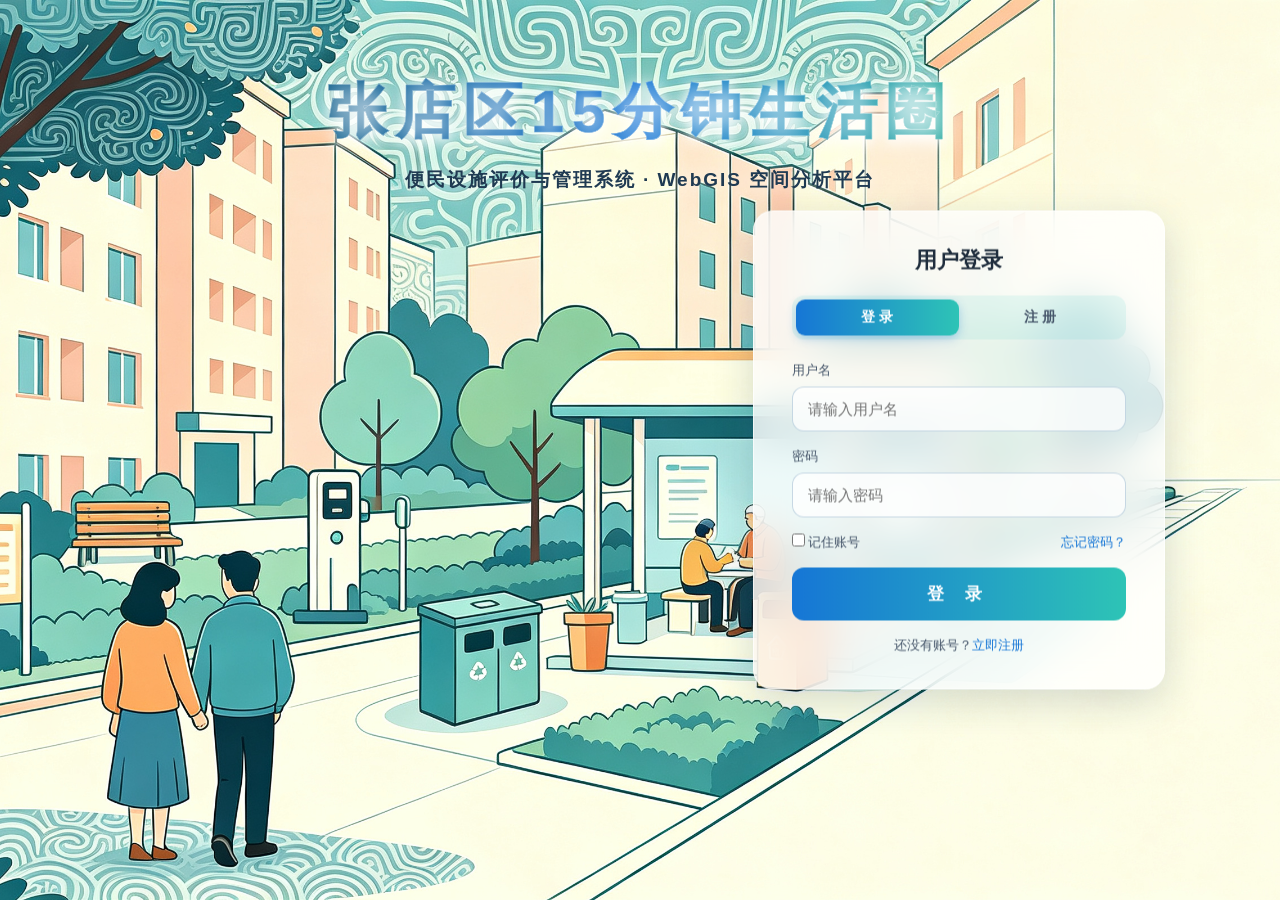
<file: frontend/admin.html>
<!DOCTYPE html>
<html lang="zh-CN">
<head>
<meta charset="UTF-8">
<meta name="viewport" content="width=device-width, initial-scale=1.0">
<title>数据管理 · 张店区15分钟生活圈</title>
<link rel="stylesheet" href="css/common.css">
<style>
    body { overflow: auto; background: #eef3f7; }
    .admin-wrap { padding: 76px 24px 24px; max-width: 1400px; margin: 0 auto; }
    .filter-bar { display:flex; gap:10px; flex-wrap:wrap; margin-bottom:14px; align-items:center; }
    .filter-bar input, .filter-bar select {
        padding:8px 12px; border:1px solid #d3dde6; border-radius:10px; font-size:13px; outline:none;
    }
    .panel { padding:20px; }
    .panel h3 { font-size:16px; margin-bottom:14px; color:#0e6f9f; }
    .toolbar { display:flex; gap:8px; margin-bottom:12px; justify-content:space-between; }
</style>
</head>
<body>
<div class="topbar">
    <div class="brand">🏙 张店区15分钟生活圈</div>
    <div class="menu">
        <a href="main.html">地图主页</a>
        <a href="dashboard.html">图表可视化</a>
        <a href="admin.html" class="active">数据管理</a>
    </div>
    <div class="user-area">
        <div class="avatar" id="avatar">U</div>
        <span id="userName"></span>
        <button class="btn btn-ghost btn-sm" onclick="logout()">退出</button>
    </div>
</div>
 
<div class="admin-wrap">
    <div class="tabs" id="tabs">
        <div class="tab active" data-t="community">小区管理</div>
        <div class="tab" data-t="facility">设施管理</div>
        <div class="tab" data-t="evaluation">评价审核</div>
        <div class="tab" data-t="category">设施分类</div>
        <div class="tab" data-t="favorite">收藏管理</div>
        <div class="tab" data-t="user" id="tabUser">用户管理</div>
        <div class="tab" data-t="log" id="tabLog">操作日志</div>
    </div>
 
    <div class="panel glass">
        <!-- 筛选条 -->
        <div class="filter-bar" id="filterBar"></div>
        <div class="toolbar">
            <div id="toolLeft"></div>
            <div id="toolRight"></div>
        </div>
        <table class="tbl">
            <thead id="thead"></thead>
            <tbody id="tbody"><tr><td colspan="10" class="empty">加载中...</td></tr></tbody>
        </table>
        <div class="pager">
            <button class="btn btn-ghost btn-sm" onclick="changePage(-1)">上一页</button>
            <span id="pageInfo">第 1 页</span>
            <button class="btn btn-ghost btn-sm" onclick="changePage(1)">下一页</button>
        </div>
    </div>
</div>
 
<!-- 编辑弹窗 -->
<div class="modal-mask" id="modalMask">
    <div class="modal glass" style="position:relative">
        <span class="close" onclick="closeModal()">×</span>
        <div id="modalBody"></div>
    </div>
</div>
<div class="loading" id="loading"><div class="spin"></div></div>
 
<script src="js/config.js"></script>
<script src="js/admin.js"></script>
</body>
</html>
</file>
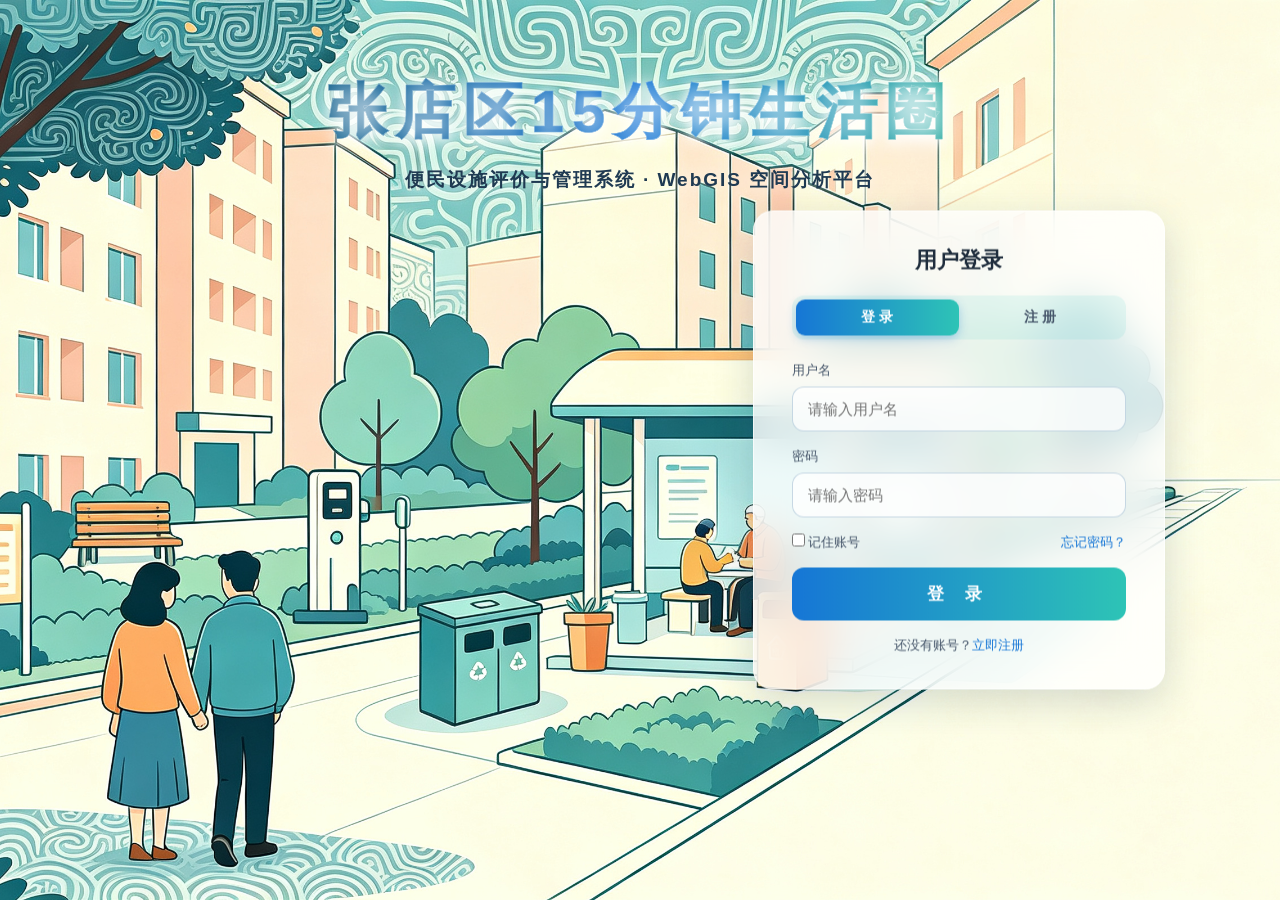
<file: frontend/dashboard.html>
<!DOCTYPE html>
<html lang="zh-CN">
<head>
<meta charset="UTF-8">
<meta name="viewport" content="width=device-width, initial-scale=1.0">
<title>统计大屏 · 张店区15分钟生活圈</title>
<link rel="stylesheet" href="css/common.css">
<script src="js/echarts.min.js"></script>
<style>
    body {
        overflow: auto;
        background: radial-gradient(ellipse at top, #0d2b4e 0%, #071a30 60%, #04121f 100%);
        color: #e6f1ff;
    }
    .screen-wrap { padding: 76px 24px 24px; max-width: 1500px; margin: 0 auto; }
    .screen-title { text-align:center; margin-bottom:20px; }
    .screen-title h1 {
        font-size:28px; letter-spacing:3px;
        background:linear-gradient(90deg,#7ee8fa,#2ec4b6,#1676d6);
        -webkit-background-clip:text; background-clip:text; color:transparent;
    }
    .screen-title p { font-size:13px; color:#7fa8cc; margin-top:6px; }
 
    .kpi-row { display:grid; grid-template-columns:repeat(4,1fr); gap:16px; margin-bottom:20px; }
    .kpi-card {
        background: rgba(255,255,255,.06);
        border:1px solid rgba(126,232,250,.2);
        border-radius:16px; padding:18px; text-align:center;
        backdrop-filter: blur(10px);
    }
    .kpi-card .v { font-size:30px; font-weight:700; color:#2ec4b6; }
    .kpi-card .l { font-size:13px; color:#9cc3e6; margin-top:4px; }
 
    .chart-grid { display:grid; grid-template-columns:1fr 1fr; gap:16px; }
    .chart-box {
        background: rgba(255,255,255,.05);
        border:1px solid rgba(126,232,250,.18);
        border-radius:16px; padding:16px;
    }
    .chart-box h4 { font-size:14px; color:#cfe8ff; margin-bottom:8px; font-weight:600; }
    .chart { height:300px; }
    .topbar { background: rgba(7,26,48,.85); }
    .topbar .brand { color:#7ee8fa; -webkit-text-fill-color:#7ee8fa; }
    .topbar .menu a { color:#9cc3e6; }
    .topbar .menu a.active, .topbar .menu a:hover { color:#fff; background:rgba(46,196,182,.2); }
    .topbar .user-area { color:#9cc3e6; }
</style>
</head>
<body>
<div class="topbar">
    <div class="brand">🏙 张店区15分钟生活圈</div>
    <div class="menu">
        <a href="main.html">地图主页</a>
        <a href="dashboard.html" class="active">图表可视化</a>
        <a href="admin.html" id="adminMenu" style="display:none">数据管理</a>
    </div>
    <div class="user-area">
        <div class="avatar" id="avatar">U</div>
        <span id="userName"></span>
        <button class="btn btn-ghost btn-sm" onclick="logout()">退出</button>
    </div>
</div>
 
<div class="screen-wrap">
    <div class="screen-title">
        <h1>张店区15分钟生活圈便民设施统计大屏</h1>
        <p>数据来源：后端 /api/stats/* 实时聚合 · 淄博市张店区</p>
        <div style="display:flex;gap:10px;justify-content:center;margin-top:14px">
            <button class="btn btn-sm" style="border:none" onclick="exportReport()">📊 导出Excel统计报表</button>
            <button class="btn btn-sm" style="border:none;background:rgba(46,196,182,.25);color:#7ee8fa" onclick="location.reload()">🔄 刷新数据</button>
        </div>
    </div>
 
    <div class="kpi-row">
        <div class="kpi-card"><div class="v" id="kFac">--</div><div class="l">便民设施总数</div></div>
        <div class="kpi-card"><div class="v" id="kCom">--</div><div class="l">居住小区总数</div></div>
        <div class="kpi-card"><div class="v" id="kPrice">--</div><div class="l">小区平均房价(元/㎡)</div></div>
        <div class="kpi-card"><div class="v" id="kScore">--</div><div class="l">小区平均评分</div></div>
    </div>
 
    <div class="chart-grid">
        <div class="chart-box"><h4>▍各类便民设施数量分布</h4><div id="c1" class="chart"></div></div>
        <div class="chart-box"><h4>▍设施类别占比（环形）</h4><div id="c2" class="chart"></div></div>
        <div class="chart-box"><h4>▍可达性评分 Top8 便民设施</h4><div id="c3" class="chart"></div></div>
        <div class="chart-box"><h4>▍小区房价区间分布</h4><div id="c4" class="chart"></div></div>
    </div>
</div>
 
<script src="js/config.js"></script>
<script src="js/dashboard.js"></script>
</body>
</html>
</file>
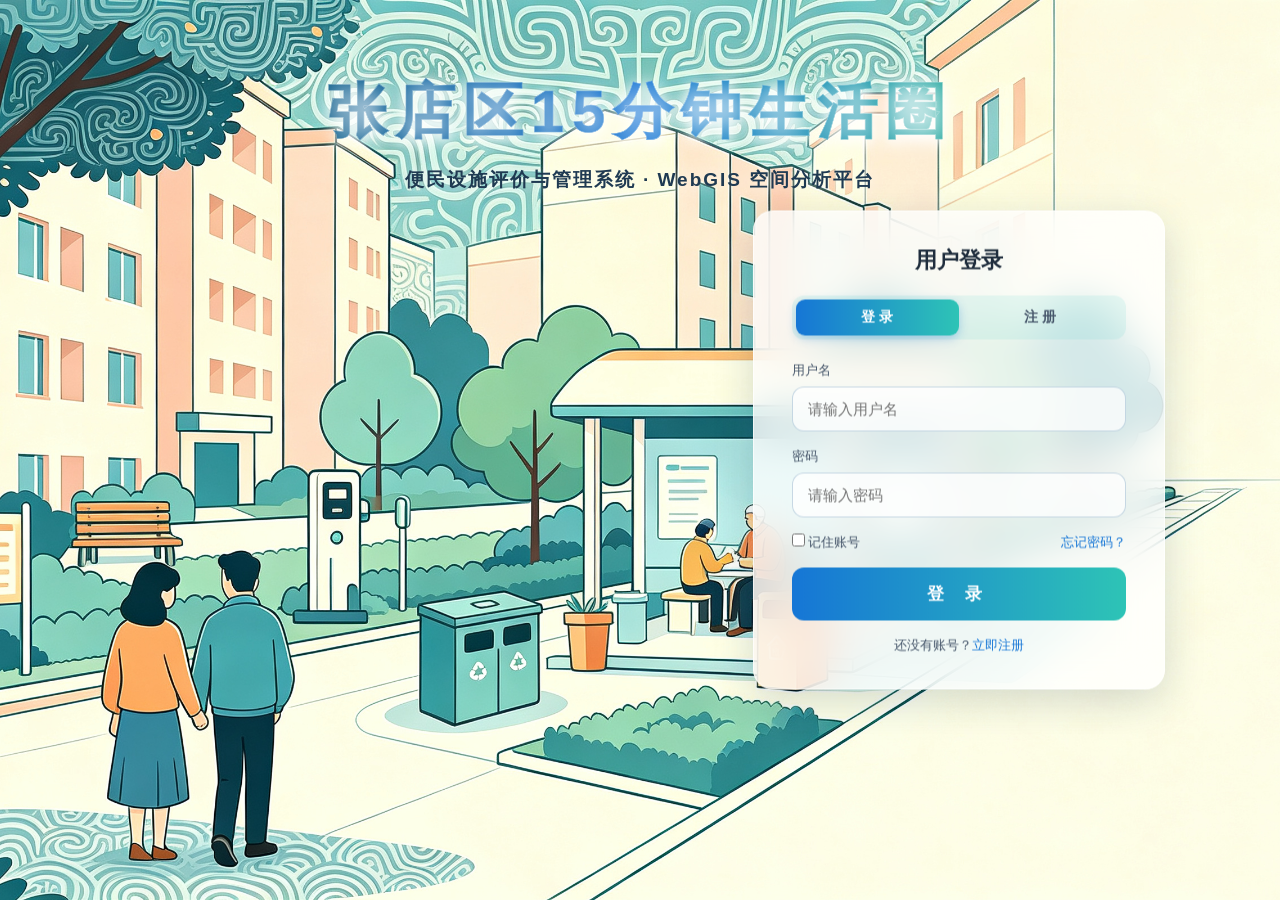
<file: frontend/login.html>
<!DOCTYPE html>
<html lang="zh-CN">
<head>
<meta charset="UTF-8">
<meta name="viewport" content="width=device-width, initial-scale=1.0">
<title>登录 · 15分钟生活圈便民设施评价与管理系统</title>
<style>
    * { margin:0; padding:0; box-sizing:border-box; }
    /* 登录背景直接使用项目自带的 pic.png，全屏铺满 */
    body {
        width:100vw; height:100vh;
        background: url("pic.png") center/cover no-repeat;
        font-family: "Microsoft YaHei", sans-serif;
        overflow: hidden;
    }
    /* 顶部系统标题 */
    .sys-title {
        position:absolute; top:8%; left:50%; transform:translateX(-50%);
        text-align:center; color:#1f2d3d; z-index:9;
        animation: fade 1s ease;
        text-shadow:0 2px 18px rgba(255,255,255,.85);
    }
    .sys-title h1 {
        font-size:60px; letter-spacing:8px; font-weight:900;
        background:linear-gradient(90deg,#0b5d8a,#1676d6,#1fa89b);
        -webkit-background-clip:text; background-clip:text; color:transparent;
        filter:drop-shadow(0 3px 6px rgba(255,255,255,.9));
        -webkit-text-stroke:.5px rgba(255,255,255,.35);
    }
    .sys-title p { font-size:19px; color:#1f3a52; margin-top:14px; letter-spacing:2px; font-weight:600; }
    @keyframes fade { from{opacity:0; transform:translateX(-50%) translateY(16px);} to{opacity:1;} }

    /* 登录/注册卡片：玻璃拟态 */
    .login-card {
        position:absolute; top:50%; right:9%; transform:translateY(-50%);
        width:412px; padding:34px 38px;
        background: rgba(255,255,255,0.78);
        backdrop-filter: blur(20px);
        -webkit-backdrop-filter: blur(20px);
        border:1px solid rgba(255,255,255,0.65);
        border-radius:20px;
        box-shadow:0 12px 40px rgba(20,50,80,.18);
        animation: cardIn 1s ease;
    }
    @keyframes cardIn { from{opacity:0; transform:translateY(-42%);} to{opacity:1; transform:translateY(-50%);} }
    .login-card h2 { text-align:center; color:#1f2d3d; margin-bottom:20px; font-weight:700; font-size:22px; }

    /* Tab 切换：登录 / 注册 */
    .switch-tabs { display:flex; background:rgba(46,196,182,.1); border-radius:12px; padding:4px; margin-bottom:22px; }
    .switch-tabs .st {
        flex:1; text-align:center; padding:9px 0; border-radius:9px; cursor:pointer;
        font-size:14px; color:#46566a; transition:.2s; font-weight:600;
    }
    .switch-tabs .st.on { background:linear-gradient(90deg,#1676d6,#2ec4b6); color:#fff; box-shadow:0 3px 10px rgba(22,118,214,.3); }

    .item { margin-bottom:16px; }
    .item label { display:block; font-size:13px; color:#46566a; margin-bottom:7px; }
    .item input {
        width:100%; padding:13px 15px; border:1px solid rgba(120,160,190,.4);
        border-radius:12px; font-size:15px; background:rgba(255,255,255,.75); outline:none;
    }
    .item input:focus { border-color:#2ec4b6; box-shadow:0 0 0 3px rgba(46,196,182,.18); }
    .row { display:flex; justify-content:space-between; align-items:center; font-size:13px; color:#46566a; margin:6px 0 16px; }
    .row a { color:#1676d6; cursor:pointer; }
    .login-btn {
        width:100%; padding:15px; border:none; border-radius:12px; cursor:pointer;
        background:linear-gradient(90deg,#1676d6,#2ec4b6); color:#fff; font-size:17px;
        letter-spacing:8px; font-weight:600; transition:.25s;
    }
    .login-btn:hover { box-shadow:0 8px 20px rgba(22,118,214,.4); transform:translateY(-1px); }
    .tip { text-align:center; margin-top:16px; font-size:13px; color:#46566a; }
    .tip a { color:#1676d6; text-decoration:none; }
    .hidden { display:none; }
</style>
</head>
<body>
    <div class="sys-title">
        <h1>张店区15分钟生活圈</h1>
        <p>便民设施评价与管理系统 · WebGIS 空间分析平台</p>
    </div>

    <div class="login-card">
        <h2>用户登录</h2>
        <!-- Tab 切换 -->
        <div class="switch-tabs">
            <div class="st on" id="tabLogin" onclick="switchTab('login')">登 录</div>
            <div class="st" id="tabRegister" onclick="switchTab('register')">注 册</div>
        </div>

        <!-- 登录表单 -->
        <div id="formLogin">
            <div class="item">
                <label>用户名</label>
                <input id="username" placeholder="请输入用户名">
            </div>
            <div class="item">
                <label>密码</label>
                <input id="password" type="password" placeholder="请输入密码">
            </div>
            <div class="row">
                <label><input type="checkbox" id="remember"> 记住账号</label>
                <a onclick="toast('请联系管理员重置密码')">忘记密码？</a>
            </div>
            <button class="login-btn" onclick="doLogin()">登 录</button>
            <div class="tip">还没有账号？<a onclick="switchTab('register')">立即注册</a></div>
        </div>

        <!-- 注册表单 -->
        <div id="formRegister" class="hidden">
            <div class="item">
                <label>用户名</label>
                <input id="regUsername" placeholder="请输入用户名（登录时使用）">
            </div>
            <div class="item">
                <label>密码</label>
                <input id="regPwd" type="password" placeholder="请输入密码">
            </div>
            <div class="item">
                <label>确认密码</label>
                <input id="regRepwd" type="password" placeholder="请再次输入密码">
            </div>
            <button class="login-btn" onclick="doRegister()">注 册</button>
            <div class="tip">已有账号？<a onclick="switchTab('login')">返回登录</a></div>
        </div>
    </div>

<script src="js/config.js"></script>
<script>
// ---------- Tab 切换：登录 / 注册 合一 ----------
function switchTab(t) {
    const isLogin = t === 'login';
    document.getElementById('tabLogin').className = isLogin ? 'st on' : 'st';
    document.getElementById('tabRegister').className = isLogin ? 'st' : 'st on';
    document.getElementById('formLogin').classList.toggle('hidden', !isLogin);
    document.getElementById('formRegister').classList.toggle('hidden', isLogin);
    document.getElementById('login-card-title') && (document.getElementById('login-card-title').textContent = isLogin ? '用户登录' : '用户注册');
}

// 记住账号：回填上次用户名
window.onload = function () {
    const saved = localStorage.getItem('remember_user');
    if (saved) { document.getElementById('username').value = saved; document.getElementById('remember').checked = true; }
    // 支持从 register.html 跳转过来直接切到注册页
    if (location.hash === '#register') switchTab('register');
};

// 登录：调用后端 POST /api/user/login
async function doLogin() {
    const username = document.getElementById('username').value.trim();
    const password = document.getElementById('password').value;
    if (!username) { toast('请输入用户名'); return; }
    if (!password) { toast('请输入密码'); return; }

    try {
        // 后端返回 { token, user }
        const data = await api('/api/user/login', { method:'POST', body:{ username, password } });
        TokenStore.setToken(data.token);
        TokenStore.setUser(data.user);
        // 记住账号
        if (document.getElementById('remember').checked) localStorage.setItem('remember_user', username);
        else localStorage.removeItem('remember_user');

        toast('登录成功，欢迎 ' + data.user.username);
        setTimeout(() => { location.href = 'main.html'; }, 500);
    } catch (e) { /* api 已 toast 错误 */ }
}

// 注册：调用后端 POST /api/user/register，成功后切回登录页
async function doRegister() {
    const username = document.getElementById('regUsername').value.trim();
    const pwd = document.getElementById('regPwd').value.trim();
    const repwd = document.getElementById('regRepwd').value.trim();

    if (!username) { toast('请输入用户名'); return; }
    if (!pwd) { toast('请输入密码'); return; }
    if (!repwd) { toast('请输入确认密码'); return; }
    if (pwd !== repwd) { toast('两次输入的密码不一致'); return; }
    if (pwd.length < 6) { toast('密码长度至少6位'); return; }

    try {
        await api('/api/user/register', {
            method: 'POST',
            body: { username, password: pwd }
        });
        toast('注册成功，请登录');
        // 自动回填用户名并切回登录
        document.getElementById('username').value = username;
        switchTab('login');
    } catch (e) { /* api 已 toast 错误 */ }
}
// 回车：根据当前 tab 触发对应提交
document.addEventListener('keydown', e => {
    if (e.key !== 'Enter') return;
    if (!document.getElementById('formRegister').classList.contains('hidden')) doRegister();
    else doLogin();
});
</script>
</body>
</html>
</file>
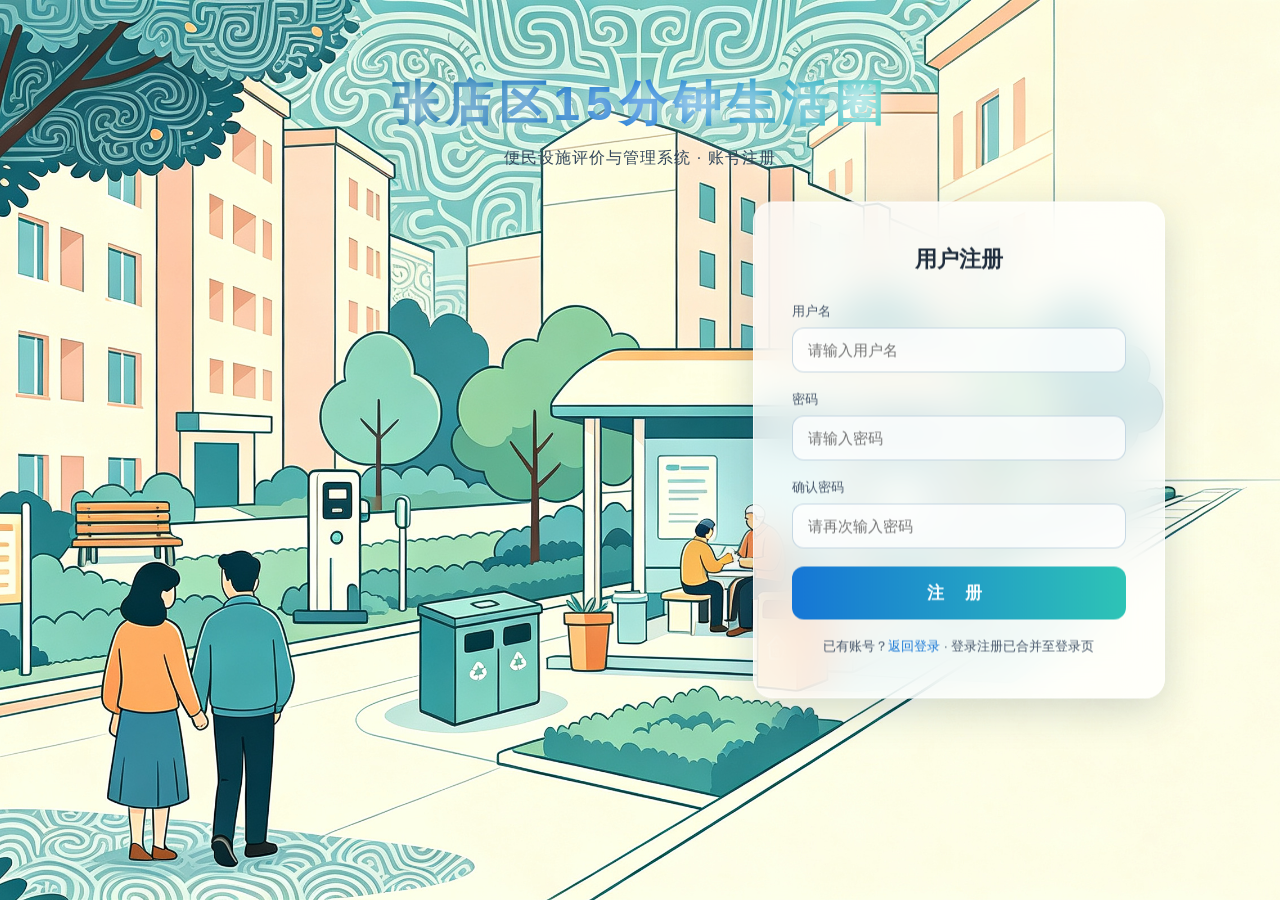
<file: frontend/register.html>
<!DOCTYPE html>
<html lang="zh-CN">
<head>
<meta charset="UTF-8">
<meta name="viewport" content="width=device-width, initial-scale=1.0">
<title>注册 · 15分钟生活圈便民设施评价与管理系统</title>
<style>
    * { margin:0; padding:0; box-sizing:border-box; }
    body {
        width:100vw; height:100vh;
        background: url("pic.png") center/cover no-repeat;
        font-family: "Microsoft YaHei", sans-serif;
        overflow: hidden;
    }
    /* 顶部系统标题（与登录页一致） */
    .sys-title {
        position:absolute; top:8%; left:50%; transform:translateX(-50%);
        text-align:center; color:#1f2d3d; z-index:9;
        animation: fade 1s ease;
        text-shadow:0 2px 18px rgba(255,255,255,.85);
    }
    .sys-title h1 {
        font-size:48px; letter-spacing:6px; font-weight:800;
        background:linear-gradient(90deg,#0e6f9f,#1676d6,#2ec4b6);
        -webkit-background-clip:text; background-clip:text; color:transparent;
    }
    .sys-title p { font-size:16px; color:#33475b; margin-top:12px; letter-spacing:1px; }
    @keyframes fade { from{opacity:0; transform:translateX(-50%) translateY(16px);} to{opacity:1;} }

    /* 注册卡片：玻璃拟态，与登录页同风格 */
    .register-card {
        position:absolute; top:50%; right:9%; transform:translateY(-50%);
        width:412px; padding:42px 38px;
        background: rgba(255,255,255,0.78);
        backdrop-filter: blur(20px);
        -webkit-backdrop-filter: blur(20px);
        border:1px solid rgba(255,255,255,0.65);
        border-radius:20px;
        box-shadow:0 12px 40px rgba(20,50,80,.18);
        animation: cardIn 1s ease;
    }
    @keyframes cardIn { from{opacity:0; transform:translateY(-42%);} to{opacity:1; transform:translateY(-50%);} }
    .register-card h2 { text-align:center; color:#1f2d3d; margin-bottom:28px; font-weight:700; font-size:22px; }
    .item { margin-bottom:18px; }
    .item label { display:block; font-size:13px; color:#46566a; margin-bottom:7px; }
    .item input {
        width:100%; padding:13px 15px; border:1px solid rgba(120,160,190,.4);
        border-radius:12px; font-size:15px; background:rgba(255,255,255,.75); outline:none;
    }
    .item input:focus { border-color:#2ec4b6; box-shadow:0 0 0 3px rgba(46,196,182,.18); }
    .submit-btn {
        width:100%; padding:15px; border:none; border-radius:12px; cursor:pointer;
        background:linear-gradient(90deg,#1676d6,#2ec4b6); color:#fff; font-size:17px;
        letter-spacing:8px; font-weight:600; transition:.25s;
    }
    .submit-btn:hover { box-shadow:0 8px 20px rgba(22,118,214,.4); transform:translateY(-1px); }
    .back-login { text-align:center; margin-top:18px; font-size:13px; color:#46566a; }
    .back-login a { color:#1676d6; text-decoration:none; }
</style>
</head>
<body>
    <div class="sys-title">
        <h1>张店区15分钟生活圈</h1>
        <p>便民设施评价与管理系统 · 账号注册</p>
    </div>

    <div class="register-card">
        <h2>用户注册</h2>
        <div class="item">
            <label>用户名</label>
            <input id="username" type="text" placeholder="请输入用户名">
        </div>
        <div class="item">
            <label>密码</label>
            <input id="pwd" type="password" placeholder="请输入密码">
        </div>
        <div class="item">
            <label>确认密码</label>
            <input id="repwd" type="password" placeholder="请再次输入密码">
        </div>
        <button class="submit-btn" onclick="doRegister()">注 册</button>
        <div class="back-login">已有账号？<a href="login.html">返回登录</a> · 登录注册已合并至登录页</div>
    </div>

<script src="js/config.js"></script>
<script>
// 注册：调用后端 POST /api/user/register，成功后跳转登录页
async function doRegister() {
    const username = document.getElementById('username').value.trim();
    const pwd = document.getElementById('pwd').value.trim();
    const repwd = document.getElementById('repwd').value.trim();

    if (!username) { toast('请输入用户名'); return; }
    if (!pwd) { toast('请输入密码'); return; }
    if (!repwd) { toast('请输入确认密码'); return; }
    if (pwd !== repwd) { toast('两次输入的密码不一致，请重新输入'); return; }

    try {
        const data = await api('/api/user/register', {
            method: 'POST',
            body: { username, password: pwd }
        });
        toast('注册成功，请登录');
        setTimeout(() => { location.href = 'login.html'; }, 800);
    } catch (e) { /* api 已 toast 错误 */ }
}
// 回车注册
document.addEventListener('keydown', e => { if (e.key === 'Enter') doRegister(); });
</script>
</body>
</html>
</file>
<file: frontend/css/common.css>
/* ============================================================
   common.css —— 全系统公共样式（玻璃拟态风格）
   设计规范（需求书第二章）：
   - 面板/弹窗/卡片：半透明白色 75%~85% 透明度 + backdrop-filter 模糊
   - 1px 白/蓝绿描边、柔和外阴影、圆角 12~20px
   - 主色：蓝绿渐变 #2ec4b6 → #1676d6；文字高对比 #1f2d3d
   ============================================================ */
 
* { margin: 0; padding: 0; box-sizing: border-box; }
html, body { width: 100%; height: 100%; }
body {
    font-family: "Microsoft YaHei", "PingFang SC", sans-serif;
    color: #1f2d3d;
    overflow: hidden;
    background: #eef3f7;
}
a { text-decoration: none; color: inherit; }
::-webkit-scrollbar { width: 8px; height: 8px; }
::-webkit-scrollbar-thumb { background: rgba(100,120,140,.35); border-radius: 4px; }
::-webkit-scrollbar-track { background: transparent; }
 
/* ---------- 玻璃拟态基础类 ---------- */
.glass {
    background: rgba(255, 255, 255, 0.78);
    backdrop-filter: blur(14px);
    -webkit-backdrop-filter: blur(14px);
    border: 1px solid rgba(255, 255, 255, 0.6);
    border-radius: 16px;
    box-shadow: 0 8px 32px rgba(31, 45, 61, 0.12);
}
.glass-dark {
    background: rgba(30, 45, 60, 0.72);
    color: #fff;
    backdrop-filter: blur(14px);
    border: 1px solid rgba(255,255,255,.15);
    border-radius: 16px;
    box-shadow: 0 8px 32px rgba(0,0,0,.25);
}
 
/* ---------- 顶部导航栏 ---------- */
.topbar {
    position: fixed; top: 0; left: 0; right: 0; height: 56px;
    display: flex; align-items: center; padding: 0 18px;
    background: rgba(255,255,255,0.82);
    backdrop-filter: blur(16px);
    border-bottom: 1px solid rgba(46,196,182,.25);
    z-index: 1000; gap: 14px;
}
.topbar .brand {
    font-size: 24px; font-weight: 800; letter-spacing: 1px;
    background: linear-gradient(90deg,#1676d6,#2ec4b6);
    -webkit-background-clip: text; background-clip: text; color: transparent;
    white-space: nowrap;
    text-shadow: 0 1px 0 rgba(255,255,255,.6);
}
.topbar .menu { display: flex; gap: 4px; margin-left: 8px; }
.topbar .menu a {
    padding: 7px 14px; border-radius: 10px; font-size: 14px; color: #46566a;
    transition: all .2s;
}
.topbar .menu a:hover, .topbar .menu a.active {
    background: linear-gradient(90deg, rgba(46,196,182,.18), rgba(22,118,214,.18));
    color: #0e6f9f;
}
.topbar .search-box {
    flex: 1; max-width: 320px; margin-left: auto;
    display: flex; background: rgba(255,255,255,.7);
    border: 1px solid rgba(46,196,182,.35); border-radius: 20px;
    padding: 4px 6px 4px 14px; align-items: center;
}
.topbar .search-box input {
    flex: 1; border: none; outline: none; background: transparent; font-size: 13px;
}
.topbar .user-area { display: flex; align-items: center; gap: 10px; font-size: 13px; color:#46566a; }
.avatar {
    width: 32px; height: 32px; border-radius: 50%;
    background: linear-gradient(135deg,#2ec4b6,#1676d6);
    color: #fff; display: flex; align-items: center; justify-content: center;
    font-size: 14px; font-weight: 600;
}
 
/* ---------- 按钮 ---------- */
.btn {
    display: inline-block; border: none; cursor: pointer;
    padding: 9px 18px; border-radius: 10px; font-size: 14px;
    background: linear-gradient(90deg,#1676d6,#2ec4b6); color: #fff;
    transition: all .2s;
}
.btn:hover { transform: translateY(-1px); box-shadow: 0 6px 16px rgba(22,118,214,.35); }
.btn-ghost {
    background: rgba(255,255,255,.7); color: #1676d6;
    border: 1px solid rgba(22,118,214,.4);
}
.btn-danger { background: linear-gradient(90deg,#e74c5e,#ff7a59); }
.btn-sm { padding: 5px 12px; font-size: 12px; border-radius: 8px; }
 
/* ---------- 表单 ---------- */
.field { margin-bottom: 14px; }
.field label { display: block; font-size: 13px; color: #46566a; margin-bottom: 6px; }
.field input, .field select, .field textarea {
    width: 100%; padding: 9px 12px; border: 1px solid #d3dde6;
    border-radius: 10px; font-size: 14px; background: rgba(255,255,255,.85); outline: none;
}
.field input:focus, .field select:focus, .field textarea:focus {
    border-color: #2ec4b6; box-shadow: 0 0 0 3px rgba(46,196,182,.15);
}
 
/* ---------- 弹窗（modal） ---------- */
.modal-mask {
    position: fixed; inset: 0; background: rgba(20,30,45,.35);
    backdrop-filter: blur(3px); z-index: 5000;
    display: none; align-items: center; justify-content: center;
}
.modal-mask.show { display: flex; }
.modal {
    width: 520px; max-width: 92vw; max-height: 84vh; overflow: auto;
    padding: 24px; animation: pop .25s ease;
}
@keyframes pop { from { transform: scale(.92); opacity: 0; } to { transform: scale(1); opacity: 1; } }
.modal h3 { font-size: 18px; margin-bottom: 16px; color: #1f2d3d; }
.modal .close {
    position: absolute; top: 14px; right: 18px; cursor: pointer;
    font-size: 20px; color: #8aa;
}
 
/* ---------- 表格 ---------- */
.tbl { width: 100%; border-collapse: collapse; font-size: 13px; }
.tbl th, .tbl td { padding: 9px 10px; border-bottom: 1px solid rgba(120,140,160,.18); text-align: left; }
.tbl th { color: #46566a; font-weight: 600; background: rgba(46,196,182,.08); }
.tbl tr:hover td { background: rgba(22,118,214,.05); }
 
/* ---------- 标签页 ---------- */
.tabs { display: flex; gap: 6px; margin-bottom: 14px; flex-wrap: wrap; }
.tabs .tab {
    padding: 7px 16px; border-radius: 10px; cursor: pointer; font-size: 13px;
    background: rgba(255,255,255,.6); color: #46566a; border: 1px solid transparent;
}
.tabs .tab.active {
    background: linear-gradient(90deg,#1676d6,#2ec4b6); color: #fff;
}
 
/* ---------- 徽标（状态） ---------- */
.badge { padding: 2px 10px; border-radius: 10px; font-size: 12px; }
.badge-ok { background: rgba(82,196,26,.15); color: #389e0d; }
.badge-wait { background: rgba(250,173,20,.18); color: #d48806; }
.badge-no  { background: rgba(231,76,94,.15); color: #cf1322; }
 
/* ---------- 分页 ---------- */
.pager { display: flex; gap: 8px; align-items: center; justify-content: flex-end; margin-top: 12px; font-size: 13px; }
 
/* ---------- 加载遮罩 ---------- */
.loading {
    position: fixed; inset: 0; display: none; z-index: 8000;
    align-items: center; justify-content: center; background: rgba(255,255,255,.4);
}
.loading.show { display: flex; }
.loading .spin {
    width: 38px; height: 38px; border: 4px solid rgba(46,196,182,.25);
    border-top-color: #2ec4b6; border-radius: 50%; animation: rot 1s linear infinite;
}
@keyframes rot { to { transform: rotate(360deg); } }
</file>
